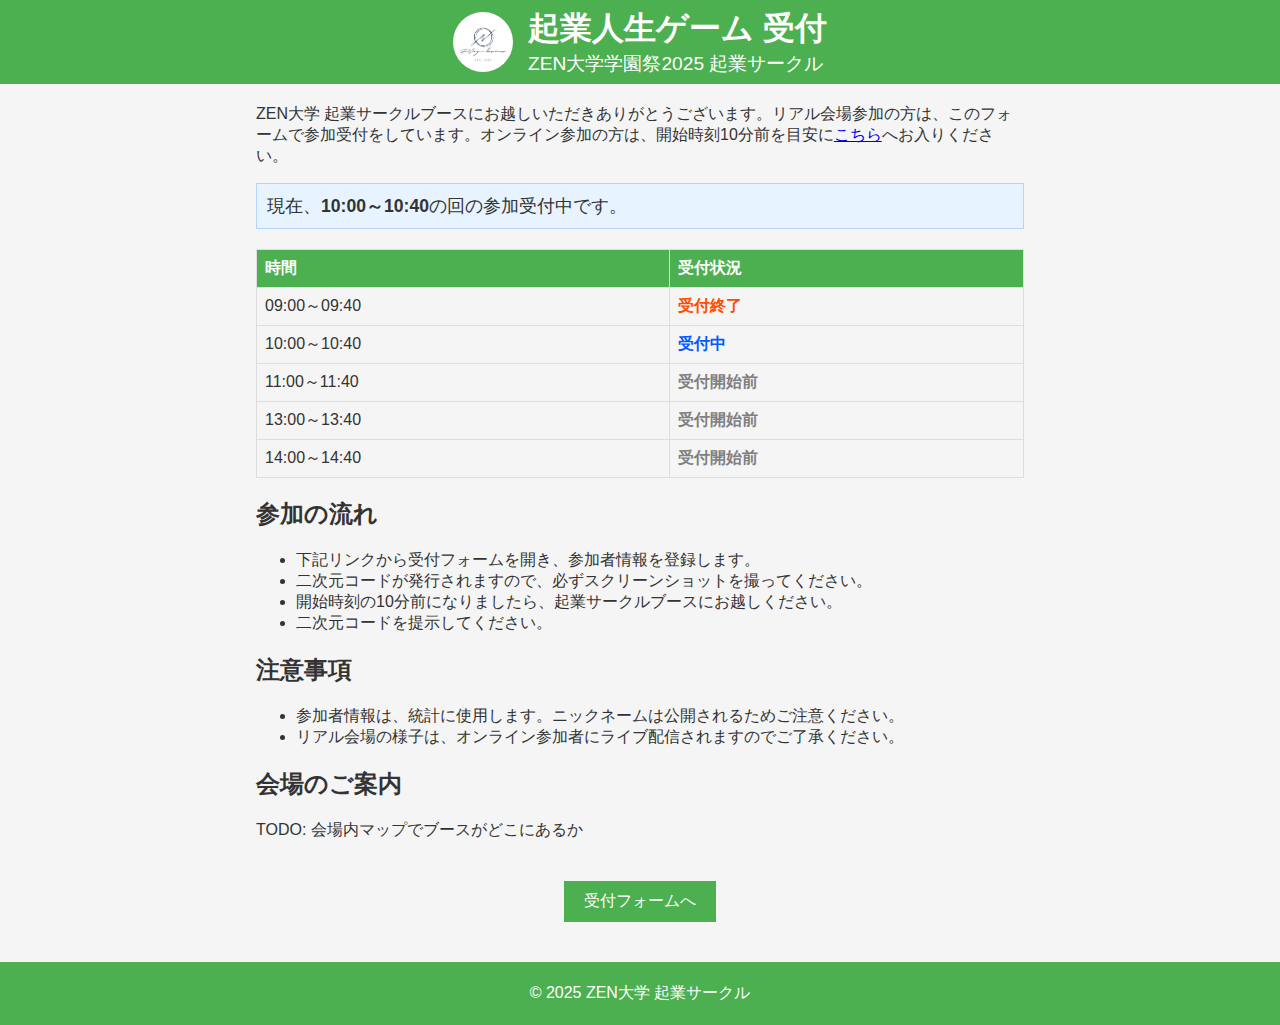
<file: html/reception/index.html>
<!DOCTYPE html>
<html lang="ja">
<head>
    <meta charset="UTF-8">
    <meta name="viewport" content="width=device-width, initial-scale=1.0">
    <title>起業人生ゲーム 受付</title>
    <link rel="stylesheet" href="style.css">
</head>
<body>
    <header>
        <img src="../common/logo.png" alt="起業サークル ロゴ">
        <div class="header-text">
            <h1>起業人生ゲーム 受付</h1>
            <div>ZEN大学学園祭2025 起業サークル</div>
        </div>
    </header>

    <main>
        <p>ZEN大学 起業サークルブースにお越しいただきありがとうございます。リアル会場参加の方は、このフォームで参加受付をしています。オンライン参加の方は、開始時刻10分前を目安に<a href="#">こちら</a>へお入りください。</p>

        <div id="reception-info">現在、<strong>10:00～10:40</strong>の回の参加受付中です。</div>

        <table>
            <thead>
                <tr>
                    <th>時間</th>
                    <th>受付状況</th>
                </tr>
            </thead>
            <tbody>
                <tr>
                    <td>09:00～09:40</td>
                    <td class="status-closed">受付終了</td>
                </tr>
                <tr>
                    <td>10:00～10:40</td>
                    <td class="status-open">受付中</td>
                </tr>
                <tr>
                    <td>11:00～11:40</td>
                    <td class="status-unopened">受付開始前</td>
                </tr>
                <tr>
                    <td>13:00～13:40</td>
                    <td class="status-unopened">受付開始前</td>
                </tr>
                <tr>
                    <td>14:00～14:40</td>
                    <td class="status-unopened">受付開始前</td>
                </tr>
            </tbody>
        </table>

        <h2>参加の流れ</h2>
        <ul>
            <li>下記リンクから受付フォームを開き、参加者情報を登録します。</li>
            <li>二次元コードが発行されますので、必ずスクリーンショットを撮ってください。</li>
            <li>開始時刻の10分前になりましたら、起業サークルブースにお越しください。</li>
            <li>二次元コードを提示してください。</li>
        </ul>

        <h2>注意事項</h2>
        <ul>
            <li>参加者情報は、統計に使用します。ニックネームは公開されるためご注意ください。</li>
            <li>リアル会場の様子は、オンライン参加者にライブ配信されますのでご了承ください。</li>
        </ul>

        <h2>会場のご案内</h2>
        <p>TODO: 会場内マップでブースがどこにあるか</p>

        <a href="registration.html" class="button-link">
            <button type="button">受付フォームへ</button>
        </a>
    </main>

    <footer>
        <p>&copy; 2025 ZEN大学 起業サークル</p>
    </footer>
</body>
</html>
</file>
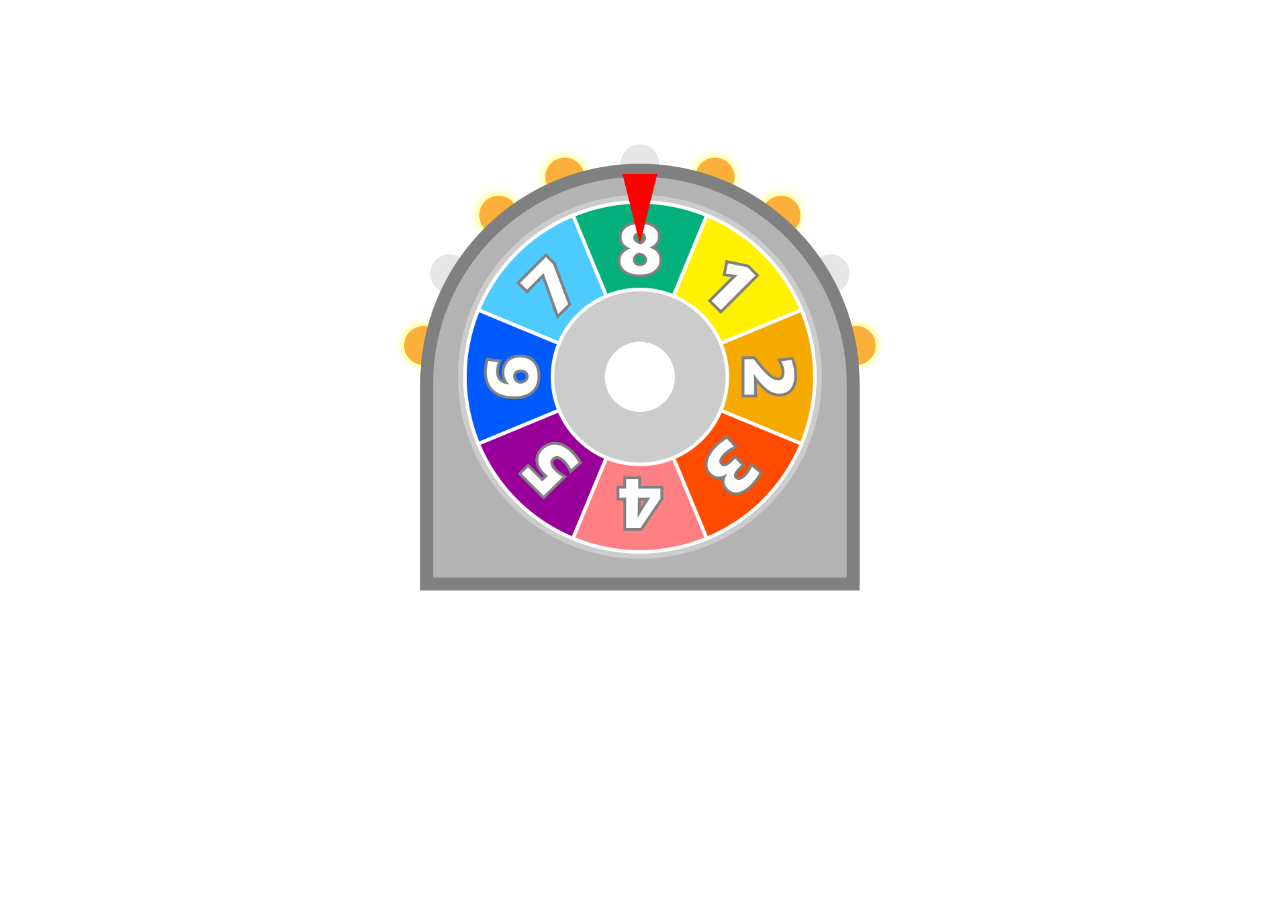
<file: html/test/ui/roulette/index.html>
<!DOCTYPE html>
<html lang="ja">
<head>
    <meta charset="UTF-8">
    <meta name="viewport" content="width=device-width, initial-scale=1.0">
    <title>ルーレットUIテスト</title>
    <link rel="stylesheet" href="style.css">
</head>
<body>
    <div id="roulette-machine">
        <div id="roulette-pointer"></div>
        <div id="roulette-wheel"></div>
    </div>

    <script src="script.js"></script>
</body>
</html>
</file>
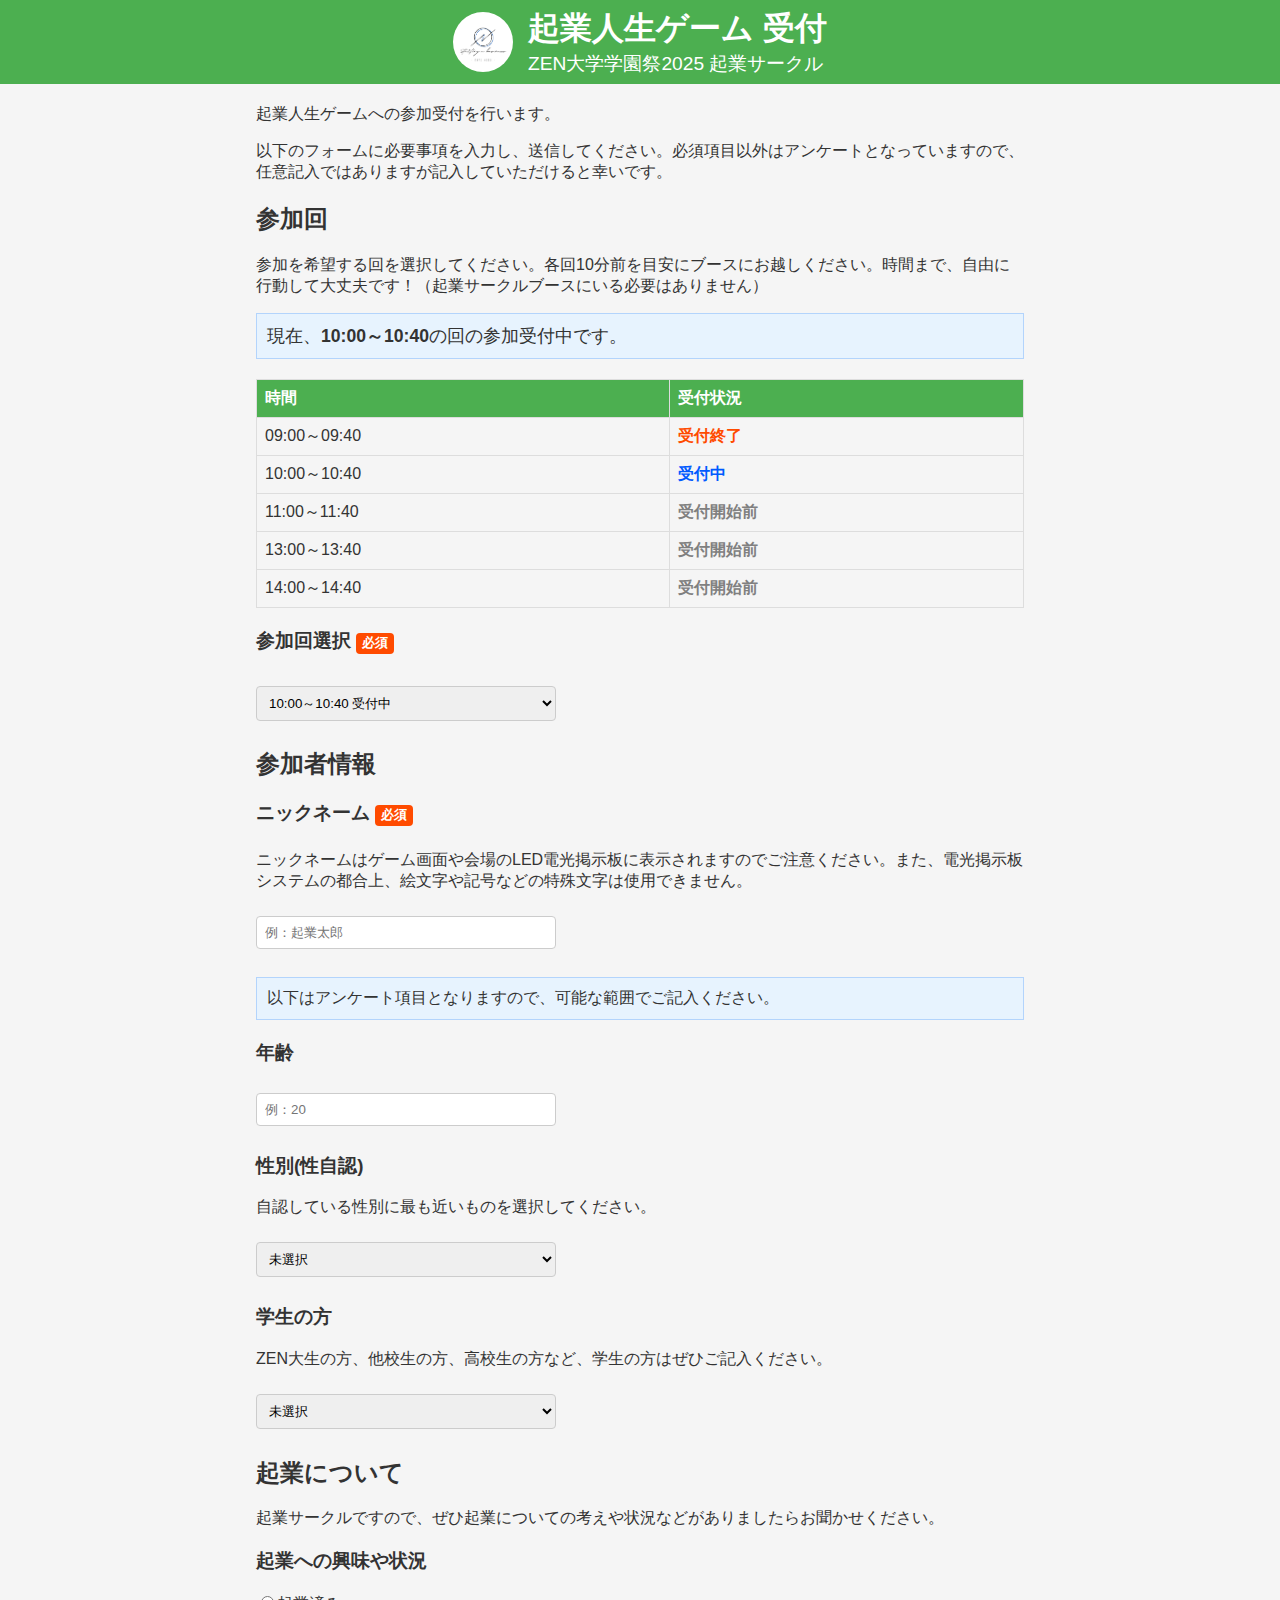
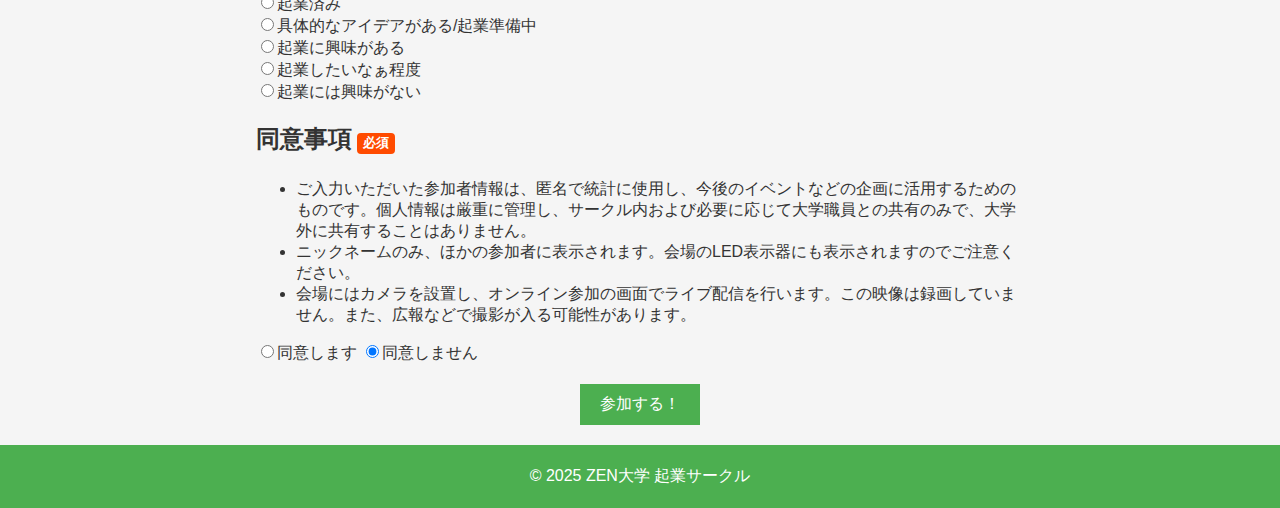
<file: html/reception/registration.html>
<!DOCTYPE html>
<html lang="ja">
<head>
    <meta charset="UTF-8">
    <meta name="viewport" content="width=device-width, initial-scale=1.0">
    <title>起業人生ゲーム 受付</title>
    <link rel="stylesheet" href="style.css">
</head>
<body>
    <header>
        <img src="../common/logo.png" alt="起業サークル ロゴ">
        <div class="header-text">
            <h1>起業人生ゲーム 受付</h1>
            <div>ZEN大学学園祭2025 起業サークル</div>
        </div>
    </header>

    <main>
        <p>起業人生ゲームへの参加受付を行います。</p>
        <p>以下のフォームに必要事項を入力し、送信してください。必須項目以外はアンケートとなっていますので、任意記入ではありますが記入していただけると幸いです。</p>

        <h2>参加回</h2>
        <p>参加を希望する回を選択してください。各回10分前を目安にブースにお越しください。時間まで、自由に行動して大丈夫です！（起業サークルブースにいる必要はありません）</p>

        <div id="reception-info">現在、<strong>10:00～10:40</strong>の回の参加受付中です。</div>

        <table>
            <thead>
                <tr>
                    <th>時間</th>
                    <th>受付状況</th>
                </tr>
            </thead>
            <tbody>
                <tr>
                    <td>09:00～09:40</td>
                    <td class="status-closed">受付終了</td>
                </tr>
                <tr>
                    <td>10:00～10:40</td>
                    <td class="status-open">受付中</td>
                </tr>
                <tr>
                    <td>11:00～11:40</td>
                    <td class="status-unopened">受付開始前</td>
                </tr>
                <tr>
                    <td>13:00～13:40</td>
                    <td class="status-unopened">受付開始前</td>
                </tr>
                <tr>
                    <td>14:00～14:40</td>
                    <td class="status-unopened">受付開始前</td>
                </tr>
            </tbody>
        </table>

        <h3>参加回選択<div class="required">必須</div></h3>

        <select name="session" id="session" required>
            <option value="1" disabled>09:00～09:40 受付終了</option>
            <option value="2" selected>10:00～10:40 受付中</option>
            <option value="3" disabled>11:00～11:40 受付開始前</option>
            <option value="4" disabled>13:00～13:40 受付開始前</option>
            <option value="5" disabled>14:00～14:40 受付開始前</option>
        </select>

        <h2>参加者情報</h2>
        <h3>ニックネーム<div class="required">必須</div></h3>
        
        <p>ニックネームはゲーム画面や会場のLED電光掲示板に表示されますのでご注意ください。また、電光掲示板システムの都合上、絵文字や記号などの特殊文字は使用できません。</p>
        <input type="text" name="nickname" id="nickname" placeholder="例：起業太郎" required>

        <div class="optional">以下はアンケート項目となりますので、可能な範囲でご記入ください。</div>

        <h3>年齢</h3>
        <input type="number" name="age" id="age" placeholder="例：20">
        
        <h3>性別(性自認)</h3>
        <p>自認している性別に最も近いものを選択してください。</p>
        <select name="gender" id="gender">
            <option value="1" selected>未選択</option>
            <option value="2">男性</option>
            <option value="3">女性</option>
            <option value="4">その他</option>
        </select>

        <h3>学生の方</h3>
        <p>ZEN大生の方、他校生の方、高校生の方など、学生の方はぜひご記入ください。</p>
        <select name="student" id="student">
            <option value="1" selected>未選択</option>
            <optgroup label="学生ではない方">
                <option value="2">学生ではない</option>
            </optgroup>
            <optgroup label="大学生">
                <option value="3">ZEN大生(1期生・1回生)</option>
                <option value="4">ZEN大学(2期生・2回生)</option>
                <option value="5">ZEN大学以外</option>
            </optgroup>
            <optgroup label="高校生(N高系列)">
                <option value="6">N/S/R高 1年生</option>
                <option value="7">N/S/R高 2年生</option>
                <option value="8">N/S/R高 3年生</option>
                <option value="9">N/S/R高 その他</option>
            </optgroup>
            <optgroup label="高校生(N/S/R高以外)">
                <option value="10">N/S/R高以外 1年生</option>
                <option value="11">N/S/R高以外 2年生</option>
                <option value="12">N/S/R高以外 3年生</option>
                <option value="13">N/S/R高以外 その他</option>
            </optgroup>
            <optgroup label="その他">
                <option value="14">大学院生</option>
                <option value="15">高専生</option>
                <option value="16">専門学校等</option>
                <option value="17">中学生以下</option>
            </optgroup>
        </select>

        <h2>起業について</h2>
        <p>起業サークルですので、ぜひ起業についての考えや状況などがありましたらお聞かせください。</p>

        <h3>起業への興味や状況</h3>
        <input type="radio" name="entrepreneurship" value="1" id="entrepreneurship1"><label for="entrepreneurship1">起業済み</label><br>
        <input type="radio" name="entrepreneurship" value="2" id="entrepreneurship2"><label for="entrepreneurship2">具体的なアイデアがある/起業準備中</label><br>
        <input type="radio" name="entrepreneurship" value="3" id="entrepreneurship3"><label for="entrepreneurship3">起業に興味がある</label><br>
        <input type="radio" name="entrepreneurship" value="4" id="entrepreneurship4"><label for="entrepreneurship4">起業したいなぁ程度</label><br>
        <input type="radio" name="entrepreneurship" value="5" id="entrepreneurship5"><label for="entrepreneurship5">起業には興味がない</label>

        <!-- 必要に応じて項目を設定 -->

        <h2>同意事項<div class="required">必須</div></h2>
        <ul>
            <li>ご入力いただいた参加者情報は、匿名で統計に使用し、今後のイベントなどの企画に活用するためのものです。個人情報は厳重に管理し、サークル内および必要に応じて大学職員との共有のみで、大学外に共有することはありません。</li>
            <li>ニックネームのみ、ほかの参加者に表示されます。会場のLED表示器にも表示されますのでご注意ください。</li>
            <li>会場にはカメラを設置し、オンライン参加の画面でライブ配信を行います。この映像は録画していません。また、広報などで撮影が入る可能性があります。</li>
        </ul>

        <input type="radio" name="agreement" value="1" id="agreement1"><label for="agreement1">同意します</label>
        <input type="radio" name="agreement" value="2" id="agreement2" checked><label for="agreement2">同意しません</label>

        <button type="button" id="register-button">参加する！</button>

        <div id="result-area"></div>
    </main>

    <footer>
        <p>&copy; 2025 ZEN大学 起業サークル</p>
    </footer>

    <script src="../common/encoding.min.js"></script>
    <script src="form.js"></script>
</body>
</html>
</file>
<file: html/reception/style.css>
html, body {
    margin: 0;
    padding: 0;
    font-family: Arial, sans-serif;
    background-color: #f5f5f5;
    color: #333;
}

* {
    box-sizing: border-box;
}

#reception-info {
    background-color: #e7f3fe;
    border: 1px solid #b3d4fc;
    padding: 10px;
    margin-bottom: 20px;
    font-size: 1.1em;
}

table {
    width: 100%;
    border-collapse: collapse;
    margin-bottom: 20px;
}

th, td {
    border: 1px solid #ddd;
    padding: 8px;
    text-align: left;
}

thead {
    background-color: #4CAF50;
    color: white;
}

.status-open {
    color: #005aff;
    font-weight: bold;
}

.status-closed {
    color: #ff4b00;
    font-weight: bold;
}

.status-unopened {
    color: gray;
    font-weight: bold;
}

.button-link {
    display: block;
    margin: 20px auto;
    width: fit-content;
    text-decoration: none;
}

button {
    background-color: #4CAF50;
    color: white;
    padding: 10px 20px;
    margin: 20px 0;
    border: none;
    cursor: pointer;
    font-size: 1em;
}

button:hover {
    background-color: #45a049;
}

button:disabled {
    background-color: lightgray;
    cursor: not-allowed;
}

button:disabled:hover {
    background-color: lightgray;
}

.optional {
    background-color: #e7f3fe;
    border: 1px solid #b3d4fc;
    padding: 10px;
    margin: 20px 0;
}

header {
    display: flex;
    gap: 15px;
    justify-content: center;
    align-items: center;
    background-color: #4CAF50;
    color: white;
}

header img {
    height: 60px;
    border-radius: 50%;
}

.header-text h1 {
    margin: 0;
    padding-top: 7px;
}

.header-text div {
    padding-bottom: 7px;
    font-size: 1.2em;
}

footer {
    background-color: #4CAF50;
    color: white;
    text-align: center;
    padding: 5px 0;
    width: 100%;
}

option:disabled {
    color: lightgray;
}

/* PC用スタイル */
@media screen and (min-width: 801px) {
    main {
        width: 60%;
        margin: 20px auto;
    }

    input[type="text"], input[type="number"], select {
        min-width: 300px;
        padding: 8px;
        margin: 8px 0;
        border: 1px solid #ccc;
        border-radius: 4px;
    }

    .required {
        display: inline-block;
        background-color: #ff4b00;
        color: white;
        font-weight: bold;
        margin-bottom: 5px;
        width: fit-content;
        font-size: 0.8rem;
        padding: 2px 6px;
        margin-left: 5px;
        border-radius: 4px;
    }   
}

@media screen and (max-width: 800px) {
    main {
        width: 90%;
        margin: 10px auto;
    }

    input[type="text"], input[type="number"], select {
        width: 100%;
        padding: 8px;
        margin: 8px 0;
        border: 1px solid #ccc;
        border-radius: 4px;
    }

    .required {
        display: inline-block;
        background-color: #ff4b00;
        color: white;
        font-weight: bold;
        margin-bottom: 5px;
        width: fit-content;
        font-size: 0.8em;
        padding: 2px 6px;
        margin-left: 5px;
        border-radius: 4px;
    }
}

#register-button {
    display: block;
    margin: 20px auto;
}

.center {
    text-align: center;
    border: #45a049 2px solid;
    border-radius: 10px;
    padding: 15px;
}

#reception-nickname {
    font-size: 1.5em;
    font-weight: bold;
}

#reception-time {
    font-size: 1.2em;
    margin-top: 5px;
}

#reception-meeting-time {
    margin-top: 5px;
}

#reception-qrcode {
    margin-top: 15px;
}

#reception-number {
    margin-top: 10px;
    font-size: 1.1em;
}
</file>
<file: html/test/ui/roulette/style.css>
#roulette-machine {
    transform: scale(70%);
    margin: auto;
    position: relative;
    background-image: url('machine1.png');
    background-repeat: no-repeat;
    background-size: contain;
    width: 720px;
    height: 780px;
    z-index: 0;
}

#roulette-machine.state1 {
    background-image: url('machine1.png');
}
#roulette-machine.state2 {
    background-image: url('machine2.png');
}
#roulette-machine.state3 {
    background-image: url('machine3.png');
}

#roulette-pointer {
    position: absolute;
    top: 70px;
    left: 50%;
    transform: translateX(-50%);
    width: 50px;
    height: 100px;
    background-image: url('pointer.png');
    background-repeat: no-repeat;
    background-size: contain;
    z-index: 2;
}

#roulette-wheel {
    position: absolute;
    margin: auto;
    top: 100px;
    left: 0;
    right: 0;
    width: 520px;
    height: 520px;
    background-image: url('wheel.png');
    background-repeat: no-repeat;
    background-size: contain;
    z-index: 1;
    transform-origin: center;
    transition: 7s ease-in-out;
}

@keyframes spin {
    from {
        transform: translateX(-50%) rotate(0deg);
    }
    to {
        transform: translateX(-50%) rotate(360deg);
    }
}
</file>
